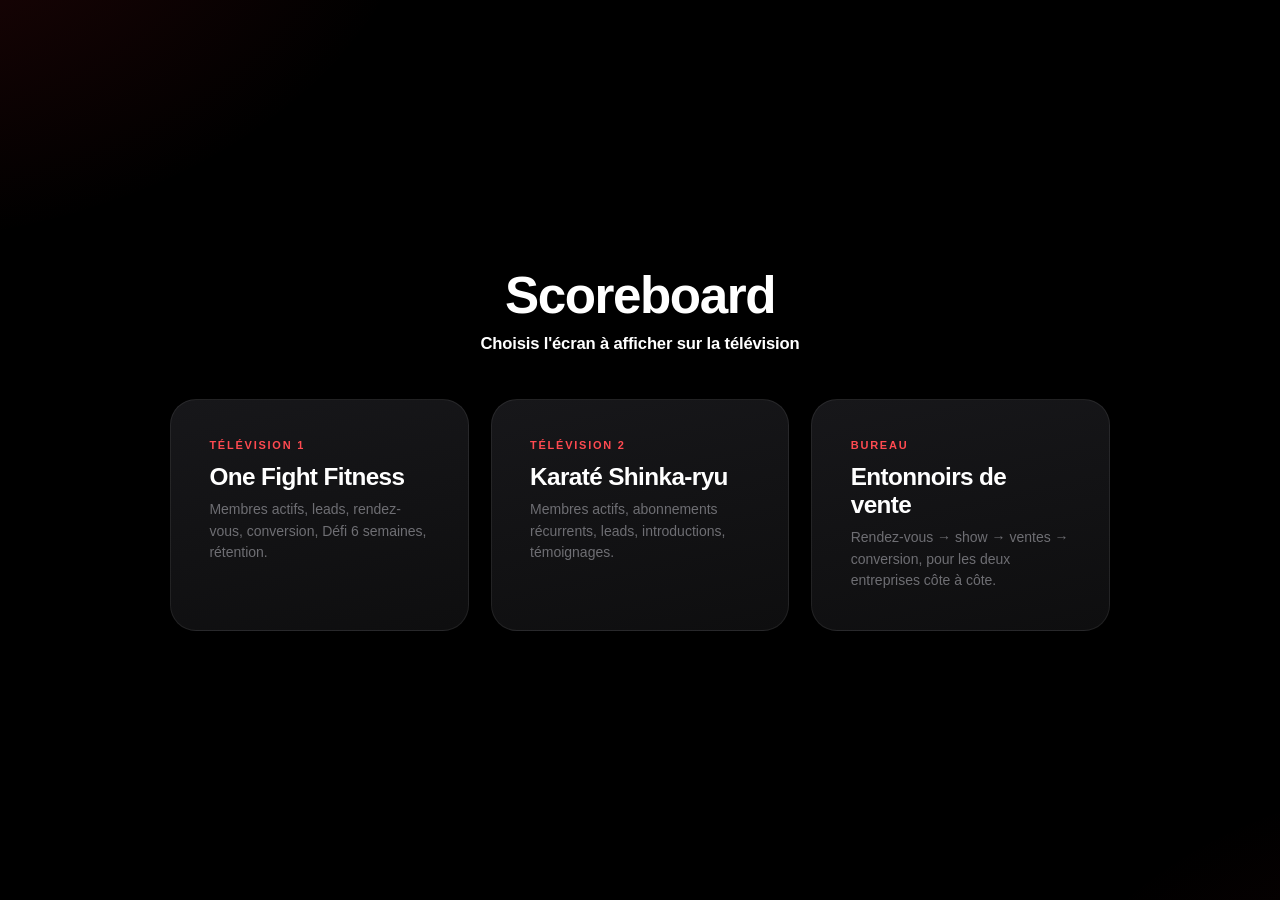
<file: index.html>
<!DOCTYPE html>
<html lang="fr-CA">
<head>
<meta charset="utf-8">
<meta http-equiv="Cache-Control" content="no-cache, no-store, must-revalidate">
<meta http-equiv="Pragma" content="no-cache">
<meta http-equiv="Expires" content="0">
<meta name="viewport" content="width=device-width, initial-scale=1">
<title>Scoreboard — Karaté Fitness Charlesbourg</title>
<link rel="stylesheet" href="style.css?v=15">
</head>
<body class="is-index">

<div class="index-wrap">
  <div class="index-inner">
    <h1>Scoreboard</h1>
    <div class="subtitle">Choisis l'écran à afficher sur la télévision</div>

    <div class="choices">
      <a class="choice" href="fitness.html">
        <div class="eyebrow">Télévision 1</div>
        <h3>One Fight Fitness</h3>
        <p>Membres actifs, leads, rendez-vous, conversion, Défi 6 semaines, rétention.</p>
      </a>

      <a class="choice" href="karate.html">
        <div class="eyebrow">Télévision 2</div>
        <h3>Karaté Shinka-ryu</h3>
        <p>Membres actifs, abonnements récurrents, leads, introductions, témoignages.</p>
      </a>
      <a class="choice" href="bureau.html">
        <div class="eyebrow">Bureau</div>
        <h3>Entonnoirs de vente</h3>
        <p>Rendez-vous → show → ventes → conversion, pour les deux entreprises côte à côte.</p>
      </a>
    </div>
  </div>
</div>

</body>
</html>
</file>
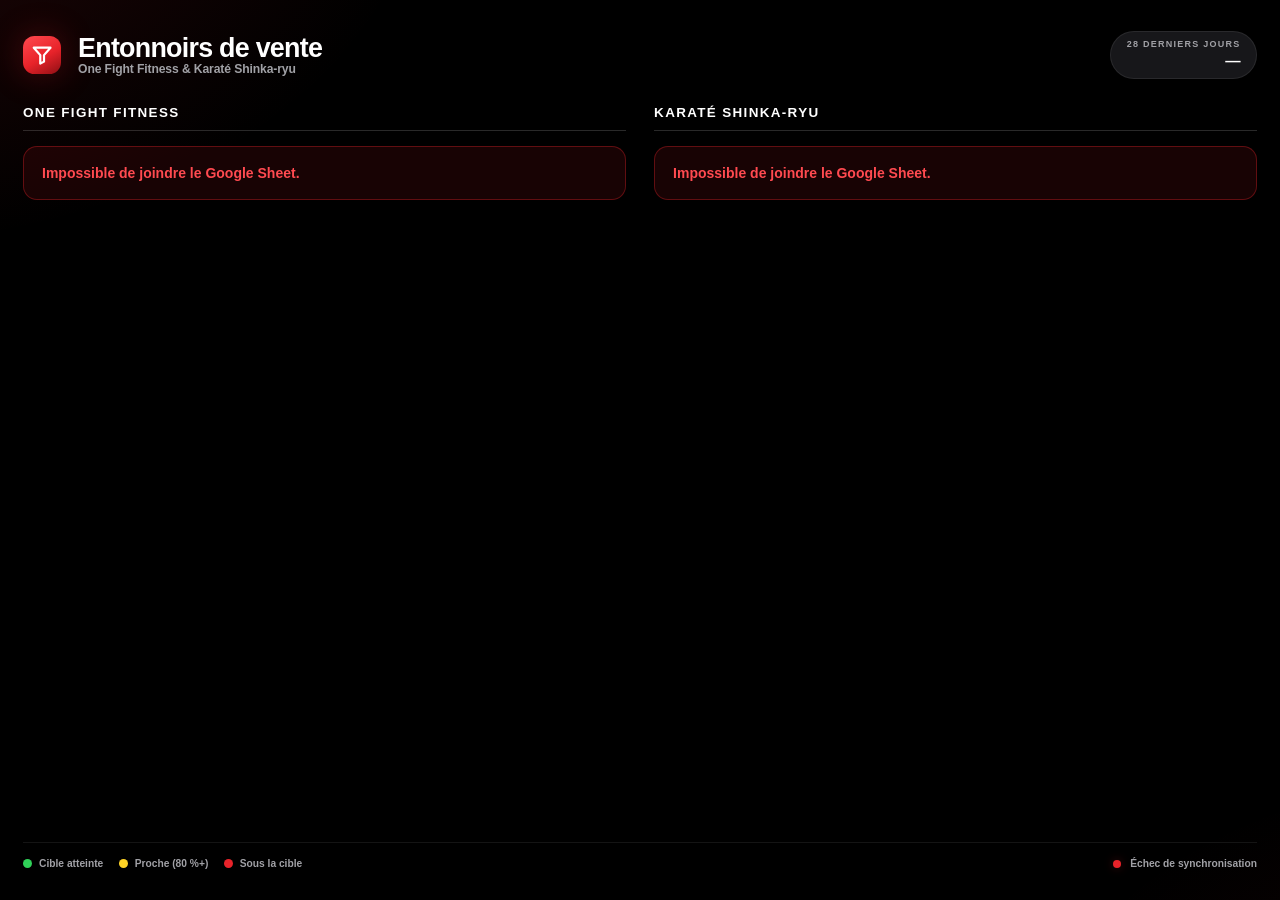
<file: bureau.html>
<!DOCTYPE html>
<html lang="fr-CA">
<head>
<meta charset="utf-8">
<meta http-equiv="Cache-Control" content="no-cache, no-store, must-revalidate">
<meta http-equiv="Pragma" content="no-cache">
<meta http-equiv="Expires" content="0">
<meta name="viewport" content="width=device-width, initial-scale=1">
<title>Entonnoirs de vente — Bureau</title>
<link rel="stylesheet" href="style.css?v=14">
<link rel="stylesheet" href="bureau.css?v=14">
</head>
<body class="is-bureau">

<div class="bureau">

  <header class="bu-head">
    <div class="bu-head-left">
      <div class="mark">
        <svg viewBox="0 0 24 24" fill="none" stroke="#fff" stroke-width="2.4"
             stroke-linecap="round" stroke-linejoin="round" aria-hidden="true">
          <path d="M3 4h18l-7 8v7l-4 2v-9z"/>
        </svg>
      </div>
      <div>
        <h1>Entonnoirs de vente</h1>
        <div class="subtitle">One Fight Fitness &amp; Karaté Shinka-ryu</div>
      </div>
    </div>

    <div class="bu-head-right">
      <div class="week-pill">
        <span class="k">28 derniers jours</span>
        <span class="v" id="bureau-week">—</span>
      </div>
    </div>
  </header>

  <main class="bu-cols">
    <section class="bu-col">
      <h2 class="bu-col-title">One Fight Fitness</h2>
      <div class="funnel" id="funnel-fitness"></div>
    </section>

    <section class="bu-col">
      <h2 class="bu-col-title">Karaté Shinka-ryu</h2>
      <div class="funnel" id="funnel-karate"></div>
    </section>
  </main>

  <footer class="bu-foot">
    <div class="legend">
      <span><i class="g"></i>Cible atteinte</span>
      <span><i class="a"></i>Proche (80 %+)</span>
      <span><i class="r"></i>Sous la cible</span>
    </div>
    <div class="sync">
      <span class="dot" id="bureau-dot"></span>
      <span id="bureau-sync">Connexion…</span>
    </div>
  </footer>

</div>

<script src="config.js?v=14" charset="utf-8"></script>
<script src="app.js?v=14" charset="utf-8"></script>
<script src="bureau.js?v=14" charset="utf-8"></script>
<script>bootBureau();</script>
</body>
</html>
</file>
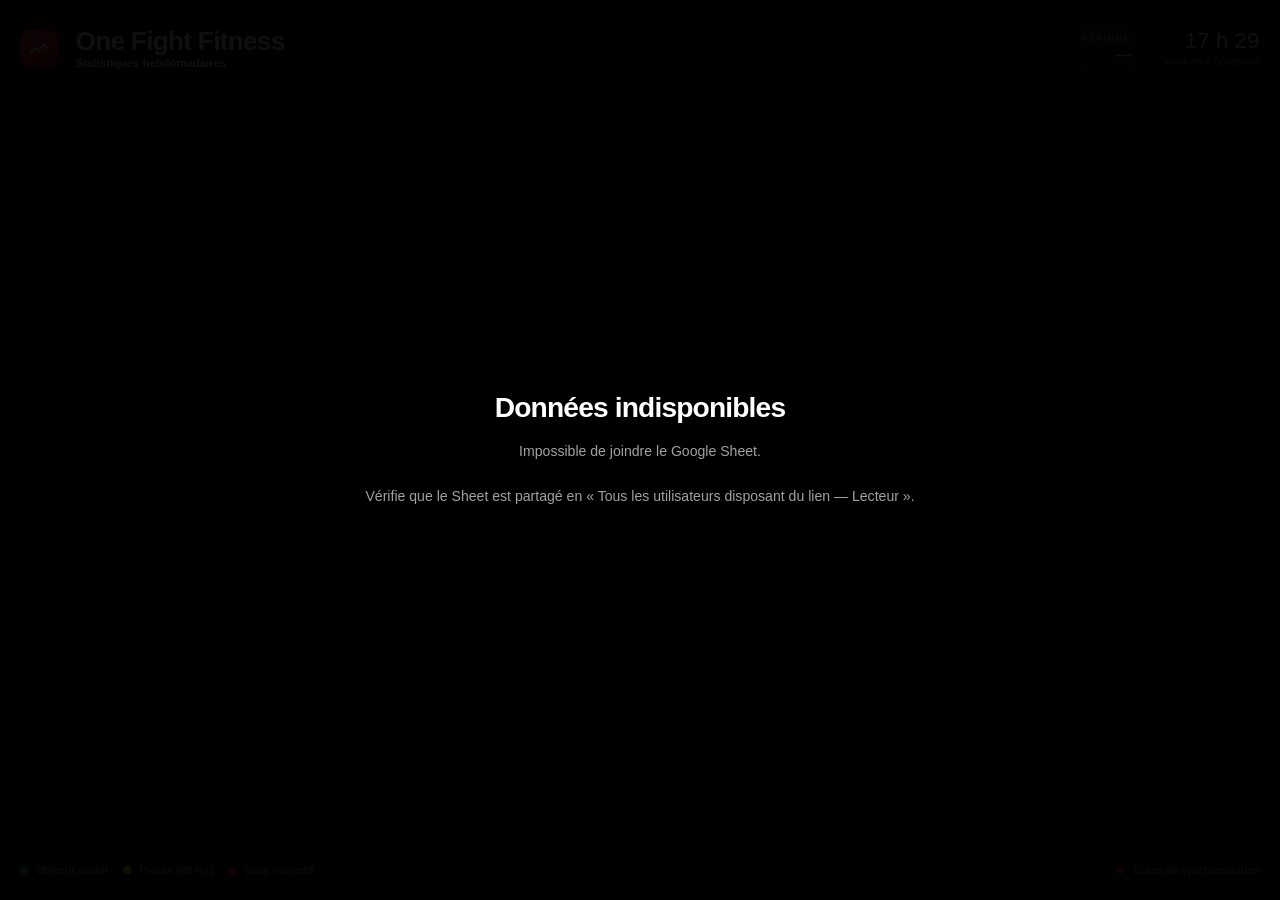
<file: fitness.html>
<!DOCTYPE html>
<html lang="fr-CA">
<head>
<meta charset="utf-8">
<meta http-equiv="Cache-Control" content="no-cache, no-store, must-revalidate">
<meta http-equiv="Pragma" content="no-cache">
<meta http-equiv="Expires" content="0">
<meta name="viewport" content="width=device-width, initial-scale=1">
<title>One Fight Fitness — Scoreboard</title>
<link rel="stylesheet" href="style.css?v=15">
</head>
<body>

<div class="shell">

  <header class="head">
    <div class="head-left">
      <div class="mark">
        <svg viewBox="0 0 24 24" fill="none" stroke="#fff" stroke-width="2.4"
             stroke-linecap="round" stroke-linejoin="round" aria-hidden="true">
          <path d="M3 17l5-6 4 3 5-7 4 4"/>
        </svg>
      </div>
      <div class="titles">
        <h1 id="board-title">One Fight Fitness</h1>
        <div class="subtitle">Statistiques hebdomadaires<span class="warn-pill" id="data-warning" hidden></span></div>
      </div>
    </div>

    <div class="head-right">
      <div class="week-pill">
        <span class="k">Période</span>
        <span class="v" id="week-value">—</span>
      </div>
      <div class="clock">
        <div class="t" id="clock-time">—</div>
        <div class="d" id="clock-date"></div>
      </div>
    </div>
  </header>

  <main class="grid" id="grid"></main>

  <footer class="foot">
    <div class="legend">
      <span><i class="g"></i>Objectif atteint</span>
      <span><i class="a"></i>Proche (80 %+)</span>
      <span><i class="r"></i>Sous l'objectif</span>
    </div>
    <div class="sync">
      <span class="dot" id="dot"></span>
      <span id="sync-text">Connexion…</span>
    </div>
  </footer>

</div>

<!-- chargement -->
<div class="overlay" id="loading">
  <div class="box">
    <div class="spinner"></div>
    <p>Chargement des données…</p>
  </div>
</div>

<!-- erreur / configuration manquante -->
<div class="overlay" id="error" hidden>
  <div class="box">
    <h2>Données indisponibles</h2>
    <p id="error-msg"></p>
  </div>
</div>

<script src="config.js?v=15" charset="utf-8"></script>
<script src="app.js?v=15" charset="utf-8"></script>
<script>boot("fitness");</script>
</body>
</html>
</file>
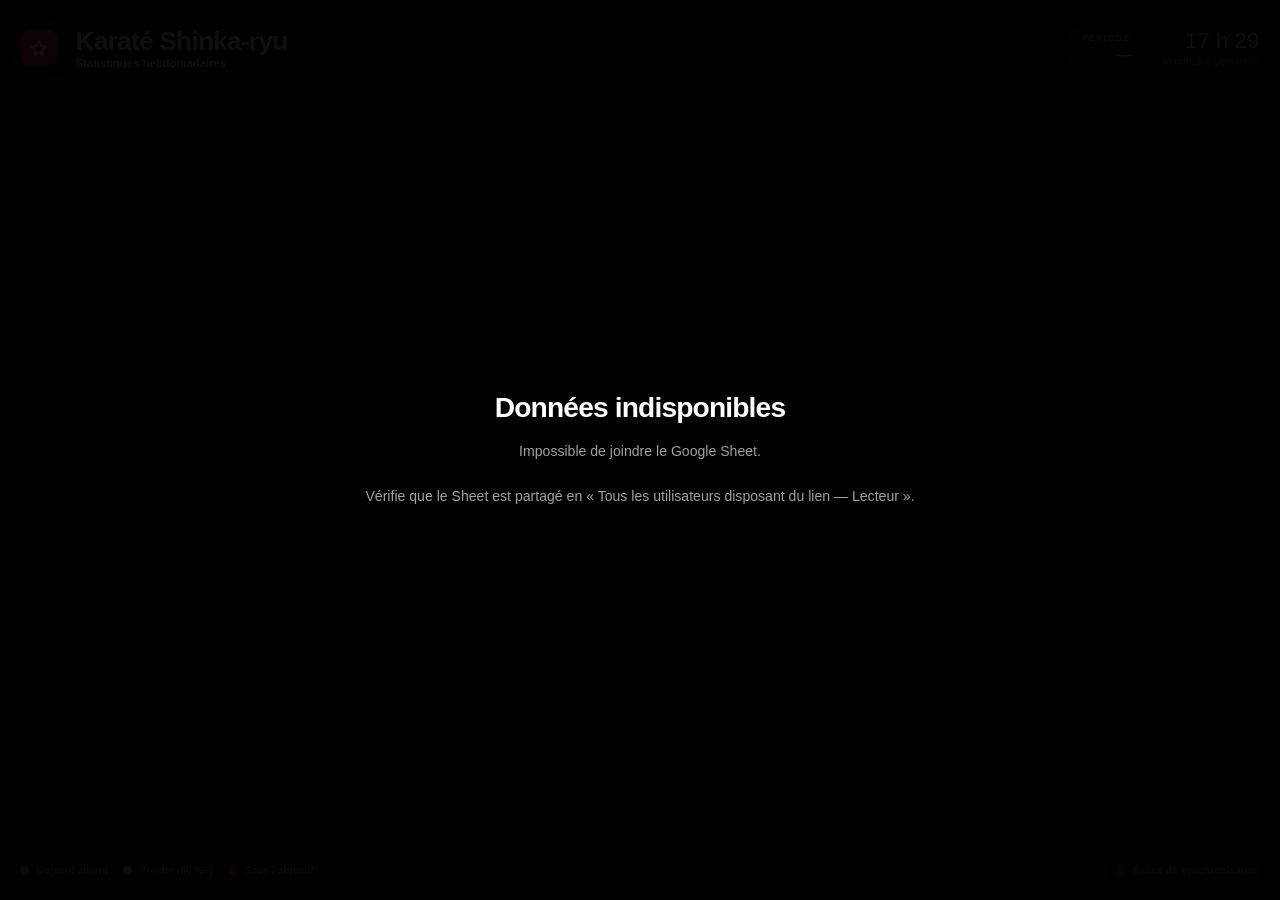
<file: karate.html>
<!DOCTYPE html>
<html lang="fr-CA">
<head>
<meta charset="utf-8">
<meta http-equiv="Cache-Control" content="no-cache, no-store, must-revalidate">
<meta http-equiv="Pragma" content="no-cache">
<meta http-equiv="Expires" content="0">
<meta name="viewport" content="width=device-width, initial-scale=1">
<title>Karaté Shinka-ryu — Scoreboard</title>
<link rel="stylesheet" href="style.css?v=15">
</head>
<body>

<div class="shell">

  <header class="head">
    <div class="head-left">
      <div class="mark">
        <svg viewBox="0 0 24 24" fill="none" stroke="#fff" stroke-width="2.4"
             stroke-linecap="round" stroke-linejoin="round" aria-hidden="true">
          <path d="M12 3l2.4 5.6L20 10l-4.4 3.4L17 19l-5-2.9L7 19l1.4-5.6L4 10l5.6-1.4z"/>
        </svg>
      </div>
      <div class="titles">
        <h1 id="board-title">Karaté Shinka-ryu</h1>
        <div class="subtitle">Statistiques hebdomadaires<span class="warn-pill" id="data-warning" hidden></span></div>
      </div>
    </div>

    <div class="head-right">
      <div class="week-pill">
        <span class="k">Période</span>
        <span class="v" id="week-value">—</span>
      </div>
      <div class="clock">
        <div class="t" id="clock-time">—</div>
        <div class="d" id="clock-date"></div>
      </div>
    </div>
  </header>

  <main class="grid" id="grid"></main>

  <footer class="foot">
    <div class="legend">
      <span><i class="g"></i>Objectif atteint</span>
      <span><i class="a"></i>Proche (80 %+)</span>
      <span><i class="r"></i>Sous l'objectif</span>
    </div>
    <div class="sync">
      <span class="dot" id="dot"></span>
      <span id="sync-text">Connexion…</span>
    </div>
  </footer>

</div>

<!-- chargement -->
<div class="overlay" id="loading">
  <div class="box">
    <div class="spinner"></div>
    <p>Chargement des données…</p>
  </div>
</div>

<!-- erreur / configuration manquante -->
<div class="overlay" id="error" hidden>
  <div class="box">
    <h2>Données indisponibles</h2>
    <p id="error-msg"></p>
  </div>
</div>

<script src="config.js?v=15" charset="utf-8"></script>
<script src="app.js?v=15" charset="utf-8"></script>
<script>boot("karate");</script>
</body>
</html>
</file>
<file: style.css>
/* ============================================================
   One Fight Fitness — TV Dashboard
   Palette : noir / rouge / gris / blanc
   ============================================================ */

:root {
  --black:      #000000;
  --surface:    #0e0e0f;
  --surface-2:  #17171a;
  --border:     rgba(255,255,255,0.08);
  --border-hi:  rgba(255,255,255,0.16);

  --red:        #E8232A;
  --red-soft:   #FF4A50;
  --red-glow:   rgba(232,35,42,0.28);

  --white:      #FFFFFF;
  --grey-1:     #A1A1A6;
  --grey-2:     #6E6E73;
  --grey-3:     #48484A;

  --green:      #30D158;
  --amber:      #FFD426;

  --radius:     26px;
  --radius-sm:  16px;

  --font: -apple-system, BlinkMacSystemFont, "SF Pro Display", "SF Pro Text",
          "Helvetica Neue", "Inter", "Segoe UI", Roboto, Arial, sans-serif;
}

* { margin: 0; padding: 0; box-sizing: border-box; }

html, body {
  height: 100%;
  background: var(--black);
  color: var(--white);
  font-family: var(--font);
  -webkit-font-smoothing: antialiased;
  overflow: hidden;
  cursor: none;                 /* écran de contrôle : pas de curseur */
}

body.is-index { overflow: auto; cursor: auto; }

/* ---------- Fond : halo rouge subtil ---------- */
body::before {
  content: "";
  position: fixed;
  inset: -30%;
  background:
    radial-gradient(45% 45% at 12% 8%,  rgba(232,35,42,0.16) 0%, transparent 62%),
    radial-gradient(40% 40% at 92% 96%, rgba(232,35,42,0.09) 0%, transparent 60%);
  pointer-events: none;
  z-index: 0;
}

/* Le contenu ne s'étire pas d'un bord à l'autre de la télévision : il est
   plafonné puis centré, avec des marges noires égales de chaque côté.
   Sur un 50 pouces (1920 px) cela laisse environ 180 px de chaque côté et
   resserre chaque tuile d'à peu près 20 %.                              */
.shell {
  position: relative;
  z-index: 1;
  height: 100%;
  width: 100%;
  max-width: 1560px;
  margin: 0 auto;
  display: flex;
  flex-direction: column;
  padding: clamp(16px, 1.9vw, 38px) clamp(18px, 1.6vw, 32px);
  gap: clamp(9px, 1.15vw, 22px);
}

/* au-delà de la largeur plafond, les polices calées en vw continueraient de
   grossir alors que les tuiles, elles, ne bougent plus : on les fige. */
@media (min-width: 1560px) {
  .value      { font-size: 62px; }
  .row > .card:first-child:nth-last-child(5) .value,
  .row > .card:first-child:nth-last-child(5) ~ .card .value { font-size: 56px; }
  .row > .card:first-child:nth-last-child(6) .value,
  .row > .card:first-child:nth-last-child(6) ~ .card .value { font-size: 47px; }
}

/* ================= HEADER ================= */

.head {
  display: flex;
  align-items: center;
  justify-content: space-between;
  gap: 24px;
  flex-shrink: 0;
}

.head-left { display: flex; align-items: center; gap: clamp(14px, 1.4vw, 24px); }

.mark {
  width: clamp(32px, 2.9vw, 52px);
  height: clamp(32px, 2.9vw, 52px);
  border-radius: 30%;
  background: linear-gradient(150deg, var(--red-soft), var(--red) 55%, #8E0F14);
  box-shadow: 0 0 34px var(--red-glow);
  display: grid;
  place-items: center;
  flex-shrink: 0;
}
.mark svg { width: 58%; height: 58%; }

.titles { display: flex; flex-direction: column; gap: 2px; }

h1 {
  font-size: clamp(19px, 2.05vw, 38px);
  font-weight: 700;
  letter-spacing: -0.028em;
  line-height: 1.05;
}

.subtitle {
  font-size: clamp(10px, 0.9vw, 17px);
  font-weight: 600;
  color: var(--white);
  letter-spacing: -0.01em;
}

/* pastille d'avertissement : saisie incomplète pour la semaine affichée */
.warn-pill {
  display: inline-block;
  margin-left: clamp(6px, 0.6vw, 12px);
  padding: 2px clamp(7px, 0.7vw, 13px);
  border-radius: 999px;
  background: rgba(255,212,38,0.15);
  border: 1px solid rgba(255,212,38,0.4);
  color: var(--amber);
  font-size: 0.82em;
  font-weight: 800;
  letter-spacing: 0.01em;
  vertical-align: middle;
  white-space: nowrap;
}
.warn-pill.bad {
  background: rgba(232,35,42,0.16);
  border-color: rgba(232,35,42,0.45);
  color: var(--red-soft);
}
.warn-pill[hidden] { display: none; }

/* tuile dont la valeur ne vient pas de la semaine affichée */
.card.stale .value { color: var(--grey-1); }
.card.stale::after { background: var(--grey-3); box-shadow: none; }

.head-right {
  display: flex;
  align-items: center;
  gap: clamp(12px, 1.2vw, 22px);
}

.week-pill {
  display: flex;
  flex-direction: column;
  align-items: flex-end;
  gap: 3px;
  padding: clamp(7px, 0.6vw, 12px) clamp(13px, 1.2vw, 23px);
  background: var(--surface-2);
  border: 1px solid var(--border);
  border-radius: 999px;
}
.week-pill .k {
  font-size: clamp(9px, 0.66vw, 12px);
  font-weight: 700;
  letter-spacing: 0.14em;
  text-transform: uppercase;
  color: var(--grey-1);
}
.week-pill .v {
  font-size: clamp(13px, 1.2vw, 23px);
  font-weight: 700;
  letter-spacing: 0.005em;
}

.clock {
  text-align: right;
  min-width: 4.6em;
}
.clock .t {
  font-size: clamp(19px, 1.75vw, 34px);
  font-weight: 300;
  letter-spacing: 0;
  font-variant-numeric: tabular-nums;
  line-height: 1;
}
.clock .d {
  font-size: clamp(10px, 0.78vw, 15px);
  color: var(--grey-1);
  font-weight: 500;
  text-transform: capitalize;
  margin-top: 3px;
}

/* ================= GRILLE KPI ================= */

/* ---------- 3 rangées de hauteur égale (calibré TV 50 pouces) ---------- */
.rows {
  flex: 1;
  display: flex;
  flex-direction: column;
  gap: clamp(7px, 0.9vw, 18px);
  min-height: 0;
}
.row {
  flex: 1;
  display: flex;
  gap: clamp(7px, 0.9vw, 18px);
  min-height: 0;
}

.card {
  flex: 1;
  min-width: 0;
  position: relative;
  background: linear-gradient(168deg, var(--surface-2) 0%, var(--surface) 100%);
  border: 1px solid var(--border);
  border-radius: clamp(12px, 1.1vw, 22px);
  padding: clamp(10px, 1.05vw, 22px) clamp(11px, 1.15vw, 24px);
  display: flex;
  flex-direction: column;
  justify-content: space-between;
  overflow: hidden;
}
.card.todo { border-style: dashed; border-color: rgba(255,255,255,0.2); }

/* liseré d'état en haut de la carte */
.card::after {
  content: "";
  position: absolute;
  top: 0; left: 0; right: 0;
  height: clamp(2px, 0.2vw, 4px);
  background: var(--grey-3);
  opacity: 0.9;
}
.card.ok::after      { background: var(--green); box-shadow: 0 0 20px rgba(48,209,88,0.5); }
.card.close::after   { background: var(--amber); box-shadow: 0 0 20px rgba(255,212,38,0.45); }
.card.miss::after    { background: var(--red);   box-shadow: 0 0 20px var(--red-glow); }
.card.none::after    { background: var(--grey-3); }

.card-label {
  font-size: clamp(9px, 0.82vw, 16px);
  font-weight: 800;
  letter-spacing: 0.05em;
  text-transform: uppercase;
  color: var(--white);
  line-height: 1.2;
}

.tag {
  display: inline-block;
  margin-left: clamp(4px, 0.42vw, 8px);
  padding: 1px clamp(4px, 0.45vw, 9px);
  border-radius: 999px;
  background: rgba(255,255,255,0.12);
  border: 1px solid var(--border-hi);
  color: var(--white);
  font-size: 0.8em;
  font-weight: 700;
  letter-spacing: 0.02em;
  text-transform: none;
  vertical-align: middle;
  white-space: nowrap;
}
.tag.calc { background: rgba(232,35,42,0.14); border-color: rgba(232,35,42,0.32); color: #FF7A7F; }
.tag.warn { background: rgba(255,212,38,0.13); border-color: rgba(255,212,38,0.30); color: var(--amber); }

.card-value {
  display: flex;
  align-items: baseline;
  gap: 0.22em;
  margin: clamp(2px, 0.3vw, 7px) 0;
  min-width: 0;
  padding-right: 0.1em;   /* garde l'écart hebdomadaire à distance du bord */
}
.value {
  font-size: clamp(26px, 3.85vw, 76px);
  /* la taille suit le nombre de tuiles de la rangée (voir plus bas) */
  font-weight: 700;
  letter-spacing: 0.012em;
  line-height: 0.92;
  font-variant-numeric: tabular-nums;
}
.value.empty { color: var(--grey-3); font-weight: 400; }

/* symbole % ou $ : un peu plus petit que le chiffre */
.unit {
  font-size: 0.62em;
  font-weight: 700;
  margin-left: 0.1em;
  letter-spacing: 0;
}
.delta .unit { font-size: 0.78em; margin-left: 0.18em; }

.delta {
  font-size: clamp(10px, 0.88vw, 17px);
  font-weight: 700;
  letter-spacing: 0.01em;
  font-variant-numeric: tabular-nums;
  white-space: nowrap;
}
.delta.up   { color: var(--green); }
.delta.down { color: var(--red-soft); }
.delta.flat { color: var(--grey-2); }

.card-foot { display: flex; flex-direction: column; gap: clamp(3px, 0.4vw, 8px); }

.goal-row {
  display: flex;
  align-items: baseline;
  justify-content: space-between;
  gap: 10px;
  font-size: clamp(11px, 0.92vw, 18px);
  font-weight: 700;
  color: var(--white);
  letter-spacing: 0.01em;
}
.goal-row .txt { overflow: hidden; text-overflow: ellipsis; white-space: nowrap; }
.goal-row .pct { color: var(--white); font-variant-numeric: tabular-nums; flex-shrink: 0; }

.bar {
  height: clamp(3px, 0.38vw, 7px);
  background: rgba(255,255,255,0.07);
  border-radius: 999px;
  overflow: hidden;
}
.bar > i {
  display: block;
  height: 100%;
  width: 0;
  border-radius: 999px;
  background: var(--grey-3);
  transition: width 1.1s cubic-bezier(0.22, 1, 0.36, 1);
}
.card.ok    .bar > i { background: linear-gradient(90deg, #1E9E43, var(--green)); }
.card.close .bar > i { background: linear-gradient(90deg, #C9A200, var(--amber)); }
.card.miss  .bar > i { background: linear-gradient(90deg, #8E0F14, var(--red)); }

/* ---------- densité : plus de tuiles dans une rangée = chiffre ajusté ----------
   Le sélecteur compte les enfants de .row et réduit la valeur en conséquence,
   pour qu'une rangée de 6 reste lisible sans déborder.                       */
.row > .card:nth-child(5):last-child ~ .card,
.row > .card:first-child:nth-last-child(5),
.row > .card:first-child:nth-last-child(5) ~ .card { }

/* rangée de 5 tuiles */
.row > .card:first-child:nth-last-child(5) .value,
.row > .card:first-child:nth-last-child(5) ~ .card .value {
  font-size: clamp(24px, 3.5vw, 68px);
}

/* rangée de 6 tuiles */
.row > .card:first-child:nth-last-child(6) .value,
.row > .card:first-child:nth-last-child(6) ~ .card .value {
  font-size: clamp(21px, 3vw, 58px);
}
.row > .card:first-child:nth-last-child(6) .card-label,
.row > .card:first-child:nth-last-child(6) ~ .card .card-label {
  font-size: clamp(8px, 0.74vw, 14px);
  letter-spacing: 0.03em;
}
.row > .card:first-child:nth-last-child(6) .goal-row,
.row > .card:first-child:nth-last-child(6) ~ .card .goal-row {
  font-size: clamp(9px, 0.78vw, 15px);
}
.row > .card:first-child:nth-last-child(6) .delta,
.row > .card:first-child:nth-last-child(6) ~ .card .delta {
  font-size: clamp(9px, 0.76vw, 15px);
}
.row > .card:first-child:nth-last-child(6),
.row > .card:first-child:nth-last-child(6) ~ .card {
  padding: clamp(8px, 0.85vw, 18px) clamp(9px, 0.92vw, 19px);
}

/* ================= FOOTER ================= */

.foot {
  display: flex;
  align-items: center;
  justify-content: space-between;
  gap: 18px;
  flex-shrink: 0;
  font-size: clamp(10px, 0.78vw, 15px);
  color: var(--grey-1);
  font-weight: 600;
  letter-spacing: 0.01em;
}

.legend { display: flex; align-items: center; gap: clamp(12px, 1.2vw, 26px); }
.legend span { display: flex; align-items: center; gap: 7px; }
.legend i {
  width: 9px; height: 9px; border-radius: 50%;
  display: inline-block;
}
.legend .g { background: var(--green); }
.legend .a { background: var(--amber); }
.legend .r { background: var(--red); }

.sync { display: flex; align-items: center; gap: 9px; }
.dot {
  width: 8px; height: 8px; border-radius: 50%;
  background: var(--green);
  box-shadow: 0 0 10px rgba(48,209,88,0.85);
  animation: pulse 2.6s ease-in-out infinite;
}
.dot.err { background: var(--red); box-shadow: 0 0 10px var(--red-glow); animation: none; }
@keyframes pulse { 0%,100% { opacity: 1; } 50% { opacity: 0.28; } }

/* ================= ÉTATS ================= */

.overlay {
  position: fixed;
  inset: 0;
  z-index: 50;
  display: grid;
  place-items: center;
  background: rgba(0,0,0,0.94);
  padding: 40px;
  text-align: center;
}
.overlay[hidden] { display: none; }
.overlay .box { max-width: 780px; display: flex; flex-direction: column; gap: 16px; }
.overlay h2 { font-size: clamp(22px, 2.2vw, 40px); font-weight: 700; letter-spacing: -0.03em; }
.overlay p  { font-size: clamp(13px, 1.1vw, 20px); color: var(--grey-1); line-height: 1.6; }
.overlay code {
  font-family: ui-monospace, "SF Mono", Menlo, monospace;
  background: var(--surface-2);
  border: 1px solid var(--border);
  padding: 3px 8px;
  border-radius: 7px;
  font-size: 0.92em;
  color: var(--red-soft);
}
.spinner {
  width: 46px; height: 46px;
  margin: 0 auto;
  border: 3px solid rgba(255,255,255,0.12);
  border-top-color: var(--red);
  border-radius: 50%;
  animation: spin 0.85s linear infinite;
}
@keyframes spin { to { transform: rotate(360deg); } }

/* apparition douce des rangées */
.row { animation: rise 0.6s cubic-bezier(0.22,1,0.36,1) both; }
.row:nth-child(1) { animation-delay: .02s; }
.row:nth-child(2) { animation-delay: .09s; }
.row:nth-child(3) { animation-delay: .16s; }
@keyframes rise { from { opacity: 0; transform: translateY(16px) scale(0.985); } }

/* ---------- portrait / petits écrans ---------- */
@media (max-aspect-ratio: 1/1) {
  .clock { display: none; }
  .row { flex-wrap: wrap; }
}
@media (max-width: 640px) {
  .row { flex-direction: column; }
  .rows { gap: 10px; }
  .card { min-height: 120px; }
  body, html { overflow: auto; }
  .shell { height: auto; }
}

/* ================= PAGE D'ACCUEIL ================= */

.index-wrap {
  position: relative; z-index: 1;
  min-height: 100%;
  display: grid; place-items: center;
  padding: 8vh 6vw;
}
.index-inner { width: 100%; max-width: 940px; text-align: center; }
.index-inner h1 { font-size: clamp(30px, 4vw, 62px); margin-bottom: 12px; }
.index-inner .subtitle { margin-bottom: clamp(30px, 5vh, 60px); font-size: clamp(14px, 1.3vw, 21px); }
.choices { display: grid; grid-template-columns: repeat(auto-fit, minmax(260px, 1fr)); gap: 22px; }
.choice {
  display: block;
  text-decoration: none;
  color: var(--white);
  background: linear-gradient(168deg, var(--surface-2), var(--surface));
  border: 1px solid var(--border);
  border-radius: var(--radius);
  padding: clamp(28px, 3vw, 48px);
  text-align: left;
  transition: transform .28s cubic-bezier(.22,1,.36,1), border-color .28s;
}
.choice:hover { transform: translateY(-5px); border-color: var(--border-hi); }
.choice .eyebrow {
  font-size: 11px; font-weight: 700; letter-spacing: .16em;
  text-transform: uppercase; color: var(--red-soft); margin-bottom: 12px;
}
.choice h3 { font-size: clamp(20px, 1.9vw, 30px); font-weight: 700; letter-spacing: -.025em; margin-bottom: 8px; }
.choice p { font-size: 14px; color: var(--grey-2); line-height: 1.55; }
</file>
<file: bureau.css>
/* ============================================================
   Dashboard Bureau — entonnoirs de vente
   Complète style.css (variables, police, palette)
   ============================================================ */

html, body.is-bureau {
  height: auto;
  min-height: 100%;
  overflow: auto;
  cursor: auto;
}

.bureau {
  position: relative;
  z-index: 1;
  min-height: 100vh;
  display: flex;
  flex-direction: column;
  gap: clamp(18px, 2vw, 34px);
  padding: clamp(20px, 2.4vw, 44px) clamp(20px, 1.8vw, 36px);
  max-width: 1280px;
  margin: 0 auto;
}

/* ---------------- en-tête ---------------- */
.bu-head {
  display: flex;
  align-items: center;
  justify-content: space-between;
  gap: 24px;
  flex-wrap: wrap;
}
.bu-head-left { display: flex; align-items: center; gap: clamp(13px, 1.3vw, 22px); }
.bu-head h1 {
  font-size: clamp(22px, 2.1vw, 38px);
  font-weight: 700;
  letter-spacing: -0.028em;
  line-height: 1.05;
}
.bu-head .subtitle { font-size: clamp(11px, 0.95vw, 17px); color: var(--grey-1); font-weight: 600; }
.bu-head .mark { width: clamp(36px, 3vw, 54px); height: clamp(36px, 3vw, 54px); }

/* ---------------- deux colonnes ---------------- */
.bu-cols {
  flex: 1;
  display: grid;
  grid-template-columns: 1fr 1fr;
  gap: clamp(18px, 2.2vw, 44px);
  align-items: start;
}

.bu-col-title {
  font-size: clamp(13px, 1.05vw, 19px);
  font-weight: 800;
  letter-spacing: 0.1em;
  text-transform: uppercase;
  color: var(--white);
  margin-bottom: clamp(12px, 1.2vw, 20px);
  padding-bottom: clamp(8px, 0.8vw, 14px);
  border-bottom: 1px solid var(--border-hi);
}

.funnel { display: flex; flex-direction: column; }

/* ---------------- une étape ---------------- */
.step { display: flex; flex-direction: column; }

.st-card {
  position: relative;
  background: linear-gradient(168deg, var(--surface-2) 0%, var(--surface) 100%);
  border: 1px solid var(--border);
  border-radius: clamp(14px, 1.2vw, 22px);
  padding: clamp(14px, 1.35vw, 26px) clamp(16px, 1.5vw, 28px);
  overflow: hidden;
}
.st-card::after {
  content: "";
  position: absolute;
  top: 0; left: 0; right: 0;
  height: clamp(2px, 0.2vw, 4px);
  background: var(--grey-3);
}
.st-card.ok::after    { background: var(--green); box-shadow: 0 0 18px rgba(48,209,88,0.45); }
.st-card.close::after { background: var(--amber); box-shadow: 0 0 18px rgba(255,212,38,0.4); }
.st-card.miss::after  { background: var(--red);   box-shadow: 0 0 18px var(--red-glow); }
.st-card.empty { border-style: dashed; border-color: rgba(255,255,255,0.18); }

.st-head {
  display: flex;
  align-items: baseline;
  justify-content: space-between;
  gap: 12px;
}
.st-label {
  font-size: clamp(10px, 0.85vw, 15px);
  font-weight: 800;
  letter-spacing: 0.05em;
  text-transform: uppercase;
  color: var(--white);
}
.st-goal {
  font-size: clamp(9px, 0.74vw, 13px);
  font-weight: 700;
  color: var(--grey-1);
  white-space: nowrap;
}

.st-main {
  display: flex;
  align-items: baseline;
  gap: 0.4em;
  margin: clamp(4px, 0.5vw, 10px) 0 clamp(8px, 0.8vw, 14px);
}
.st-value {
  font-size: clamp(34px, 3.6vw, 64px);
  font-weight: 700;
  letter-spacing: 0.012em;
  line-height: 0.95;
  font-variant-numeric: tabular-nums;
}
.st-value.empty { color: var(--grey-3); font-weight: 400; font-size: clamp(26px, 2.6vw, 46px); }

.st-delta {
  font-size: clamp(11px, 0.92vw, 17px);
  font-weight: 700;
  font-variant-numeric: tabular-nums;
  white-space: nowrap;
}
.st-delta.up   { color: var(--green); }
.st-delta.down { color: var(--red-soft); }
.st-delta.flat { color: var(--grey-2); }

.st-bar {
  height: clamp(4px, 0.42vw, 8px);
  background: rgba(255,255,255,0.07);
  border-radius: 999px;
  overflow: hidden;
}
.st-bar > i {
  display: block;
  height: 100%;
  border-radius: 999px;
  background: linear-gradient(90deg, #8E0F14, var(--red));
  transition: width 1s cubic-bezier(0.22, 1, 0.36, 1);
}
.st-card.ok    .st-bar > i { background: linear-gradient(90deg, #1E9E43, var(--green)); }
.st-card.close .st-bar > i { background: linear-gradient(90deg, #C9A200, var(--amber)); }

/* ---------------- taux de conversion entre deux étapes ---------------- */
.st-rate {
  display: flex;
  align-items: center;
  gap: clamp(7px, 0.7vw, 12px);
  padding: clamp(7px, 0.75vw, 13px) clamp(16px, 1.5vw, 28px);
}
.st-rate .arrow {
  font-size: clamp(13px, 1.1vw, 19px);
  color: var(--grey-3);
  line-height: 1;
}
.st-rate .pc {
  font-size: clamp(17px, 1.5vw, 27px);
  font-weight: 800;
  color: var(--white);
  font-variant-numeric: tabular-nums;
  letter-spacing: 0.01em;
}
.st-rate .pc .unit { font-size: 0.6em; font-weight: 700; margin-left: 0.1em; }
.st-rate .src {
  font-size: clamp(9px, 0.76vw, 14px);
  font-weight: 600;
  color: var(--grey-1);
  letter-spacing: 0.01em;
}
.st-rate.none .pc { color: var(--grey-3); }
.st-rate .rate-goal {
  margin-left: auto;
  color: var(--grey-2);
  font-weight: 700;
  white-space: nowrap;
}

/* au-delà de 100 % : l'étape reçoit plus que celle d'avant */
.st-rate.over .pc { color: var(--amber); }
.st-rate.over .arrow { color: var(--amber); }

.st-error {
  background: rgba(232,35,42,0.1);
  border: 1px solid rgba(232,35,42,0.35);
  border-radius: 14px;
  padding: 18px;
  color: var(--red-soft);
  font-size: 14px;
  font-weight: 600;
}

/* ---------------- pied ---------------- */
.bu-foot {
  display: flex;
  align-items: center;
  justify-content: space-between;
  gap: 18px;
  flex-wrap: wrap;
  font-size: clamp(10px, 0.8vw, 15px);
  color: var(--grey-1);
  font-weight: 600;
  padding-top: clamp(12px, 1.2vw, 20px);
  border-top: 1px solid var(--border);
}

/* ---------------- écrans étroits ---------------- */
@media (max-width: 900px) {
  .bu-cols { grid-template-columns: 1fr; gap: 30px; }
}
</file>
